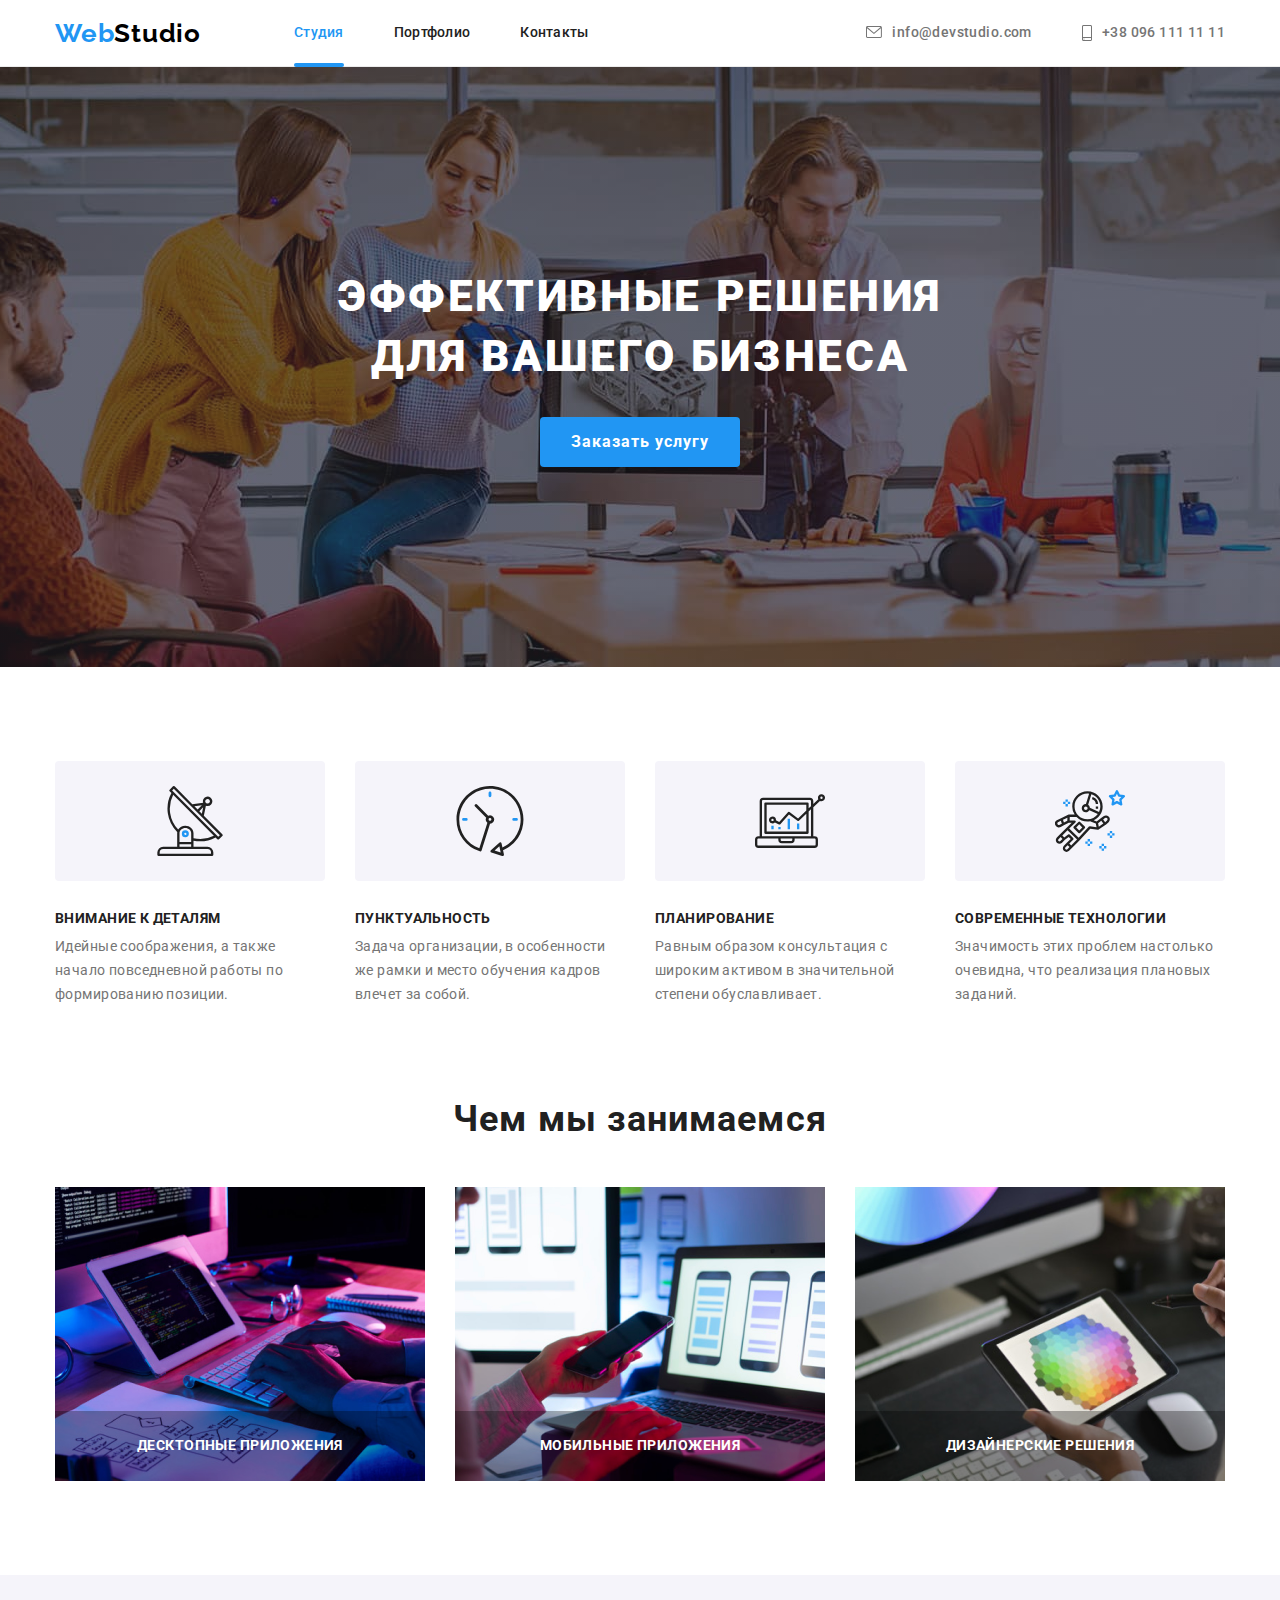
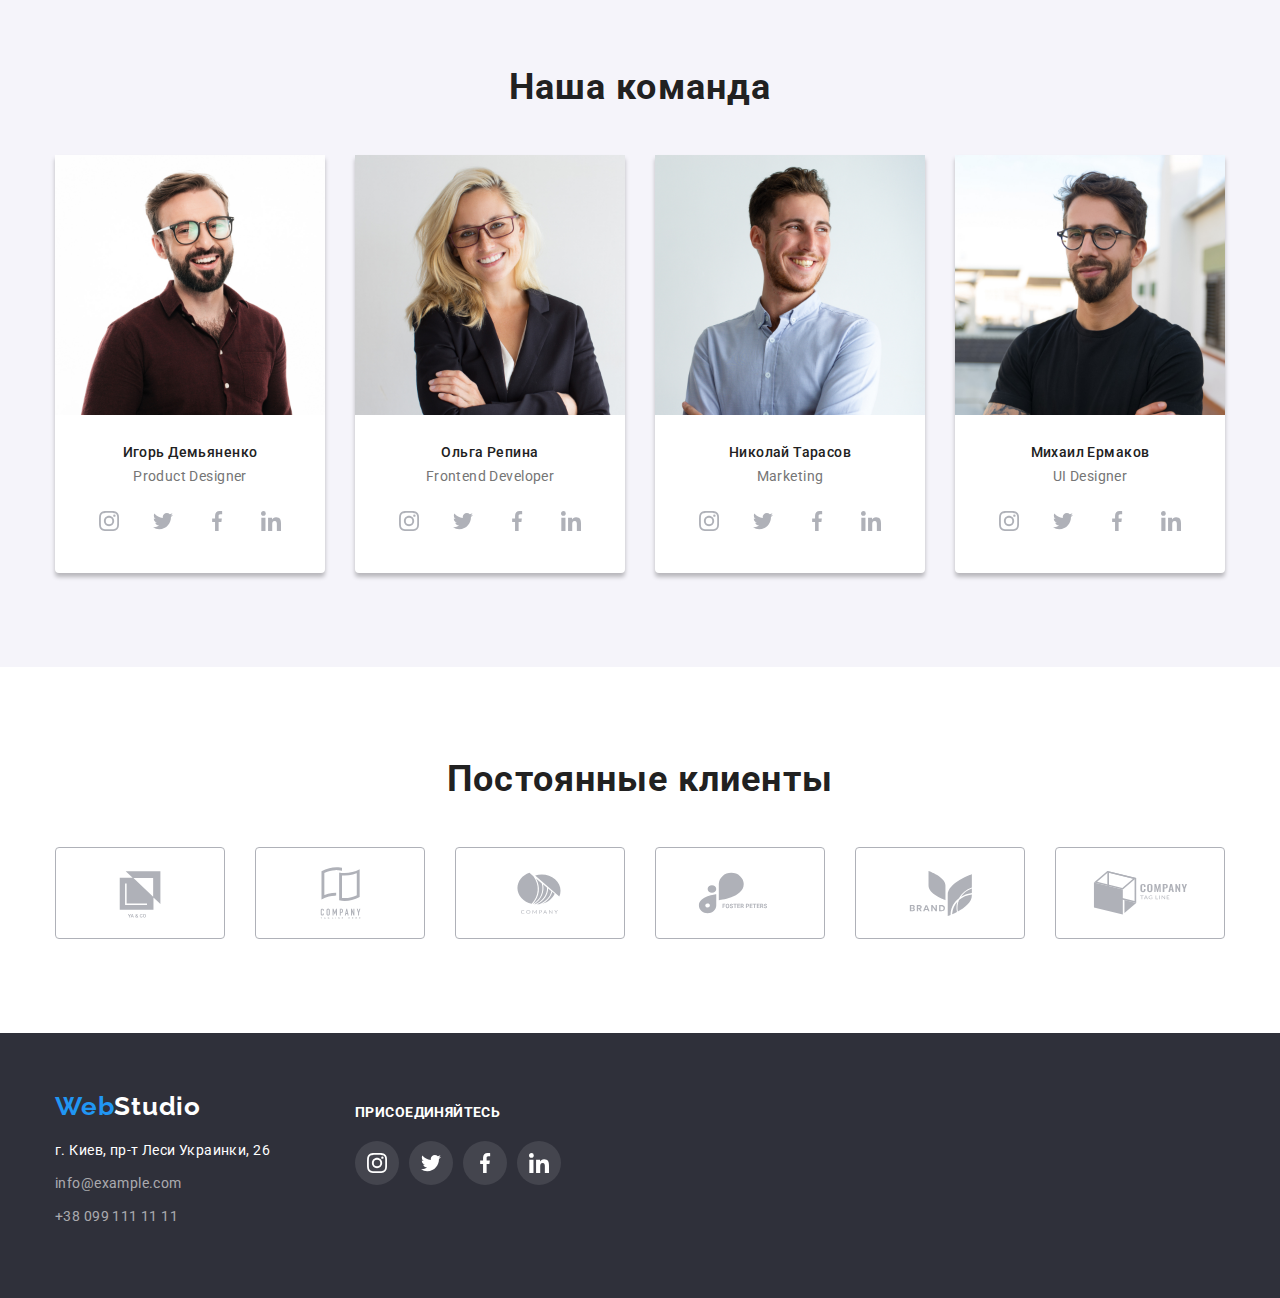
<file: index.html>
<!DOCTYPE html>
<html lang="ru">
<head>
    <meta charset="UTF-8">
    <meta http-equiv="X-UA-Compatible" content="IE=edge">
    <meta name="viewport" content="width=device-width, initial-scale=1.0">
    <title>WebStudio</title>
    <link rel="preconnect" href="https://fonts.googleapis.com">
    <link rel="preconnect" href="https://fonts.gstatic.com" crossorigin>
    <link href="https://fonts.googleapis.com/css2?family=Raleway:wght@700&family=Roboto:wght@400;500;700&display=swap" rel="stylesheet">
    <link rel="stylesheet" href="https://cdnjs.cloudflare.com/ajax/libs/modern-normalize/1.1.0/modern-normalize.min.css">
    <link rel="stylesheet" href="./css/style.css">
    
</head>
<body>
    <!--header-->
    <header class="header-content">
        <div class="container flexbox">
            <nav>
                <a class="header-logo" href="./index.html"><span>Web</span>Studio</a>
                <ul class="header-menu">
                    <li><a class="link-active link-active--marker" href="./index.html">Студия</a></li>
                    <li><a class="link " href="./portfolio.html">Портфолио</a></li>
                    <li><a class="link " href="/">Контакты</a></li>
                </ul>
            </nav>
            <ul class="header-contacts">
                <li>
                <a class="header-email-contact" href="mailto:ingo@devstudio.com">
                    <svg class="icon envelope" width="16" height="12">
                        <use href="./images/icons.svg#icon-envelope"></use>
                    </svg>info@devstudio.com</a></li>
                <li><a class="header-phone" href="tel:380961111111">
                <svg class="icon smartphone" width="10" height="16">
                    <use href="./images/icons.svg#icon-smartphone"></use>
                </svg>
                +38 096 111 11 11</a></li>
            </ul>
        </div>
        
    </header>
    <!--main-->
    <main>
        <!--banner-->
        <section class="banner">
                <h1>Эффективные решения для вашего бизнеса</h1>
                <button class="button" type="button" data-modal-open >Заказать услугу </button>
        </section>
        <!--spacial-->
        <section class="spacials container section">
            <!--Скрытая сторка-->
            <h2 class="spacial-slogan">Наши приемущества</h2>
            <ul class="flexbox">
                <li class="spacial">
                    <div class="thumb">
                        <svg class="icon" width="70" height="70">
                          <use href="./images/icons.svg#icon-antenna"></use>
                        </svg>
                      </div>
                    <h3 class="spacial-heading">Внимание к деталям</h3>
                   <p class="spacial-text"> Идейные соображения, а также начало повседневной работы по формированию позиции.</p></li>
                <li class="spacial">
                    <div class="thumb">
                        <svg class="icon" width="70" height="70">
                          <use href="./images/icons.svg#icon-clock"></use>
                        </svg>
                      </div>
                    <h3 class="spacial-heading">Пунктуальность</h3>
                   <p class="spacial-text"> Задача организации, в особенности же рамки и место обучения кадров влечет за собой.</p></li>
                <li class="spacial">
                    <div class="thumb">
                        <svg class="icon" width="70" height="70">
                          <use href="./images/icons.svg#icon-diagram"></use>
                        </svg>
                      </div>
                    <h3 class="spacial-heading">Планирование</h3>
                   <p class="spacial-text"> Равным образом консультация с широким активом в значительной степени обуславливает.</p></li>
                <li class="spacial">
                    <div class="thumb">
                        <svg class="icon" width="70" height="70">
                          <use href="./images/icons.svg#icon-astronaut"></use>
                        </svg>
                      </div>
                    <h3 class="spacial-heading">Современные технологии</h3>
                   <p class="spacial-text"> Значимость этих проблем настолько очевидна, что реализация плановых заданий.</p></li>
            </ul>
        </section>
        <!--main-things-->
        <section class="main-thing container section">    
            <h2 class="main-header">Чем мы занимаемся</h2>
            <ul class="photo">
                <li class="photo-item">
                  <div class=" thing">
                    <img class="" src="./images/image2.jpg" width="370" height="294" alt="Фотография Десктопные приложения">
                    <h3 class="main__text-title">Десктопные приложения</h3>
                  </div>
                </li>
                <li class="photo-item">
                  <div class="thing">
                    <img class="" src="./images/image3.jpg" width="370" height="294" alt="Фотография Мобильние приложения">
                      <h3 class="main__text-title">Мобильные приложения</h3>
                  </div>
                </li>
                <li class="photo-item">
                  <div class=" thing">
                      <img class="" src="./images/image4.jpg" width="370" height="294"  alt="Фотография Дизайнерские решения">
                    <h3 class="main__text-title">Дизайнерские решения</h3>
                  </div>
                </li>
            </ul>

        </section>
       <!--team-->
        <section class="main-team section">    
            <div class="container">
                <h2 class="main-header">Наша команда</h2>
                    <ul class="photo-team">
                        <li class="team-item">
                            <img class="team" src="./images/image5.jpg" width="270" height="260" alt="Фотографмя Игорь Демьяненко">
                            <div class="team-member">
                                <h3 class="team-item-header">Игорь Демьяненко</h3>
                                <p class="team-item-text" lang="en">Product Designer</p>
                                <ul class="list flexbox">
                                  <li class="network">
                                    <a class="social-network" href="" aria-label="instagram">
                                      <svg class="icon" width="20" height="20">
                                        <use href="./images/icons.svg#icon-instagram"></use>
                                      </svg>
                                    </a>
                                  </li>
                                  <li class="network">
                                    <a class="social-network" href="" aria-label="twitter">
                                      <svg class="icon" width="20" height="20">
                                        <use href="./images/icons.svg#icon-twitter"></use>
                                      </svg>
                                    </a>
                                  </li>
                                  <li class="network">
                                    <a class="social-network" href="" aria-label="facebook">
                                      <svg class="icon" width="20" height="20">
                                        <use href="./images/icons.svg#icon-facebook"></use>
                                      </svg>
                                    </a>
                                  </li>
                                  <li class="network">
                                    <a class="social-network" href="" aria-label="linkedin">
                                      <svg class="icon" width="20" height="20">
                                        <use href="./images/icons.svg#icon-linkedin"></use>
                                      </svg>
                                    </a>
                                  </li>
                                </ul>
                              </div>
                        </li>
                        <li class="team-item">
                            <img class="team" src="./images/image6.jpg" width="270" height="260" alt="Фотография Ольга Репина">
                            <div class="team-member">
                                <h3 class="team-item-header">Ольга Репина</h3>
                                <p class="team-item-text" lang="en">Frontend Developer</p>
                                <ul class="list flexbox">
                                  <li class="network">
                                    <a class="social-network" href="" aria-label="instagram">
                                      <svg class="icon" width="20" height="20">
                                        <use href="./images/icons.svg#icon-instagram"></use>
                                      </svg>
                                    </a>
                                  </li>
                                  <li class="network">
                                    <a class="social-network" href="" aria-label="twitter">
                                      <svg class="icon" width="20" height="20">
                                        <use href="./images/icons.svg#icon-twitter"></use>
                                      </svg>
                                    </a>
                                  </li>
                                  <li class="network">
                                    <a class="social-network" href="" aria-label="facebook">
                                      <svg class="icon" width="20" height="20">
                                        <use href="./images/icons.svg#icon-facebook"></use>
                                      </svg>
                                    </a>
                                  </li>
                                  <li class="network">
                                    <a class="social-network" href="" aria-label="linkedin">
                                      <svg class="icon" width="20" height="20">
                                        <use href="./images/icons.svg#icon-linkedin"></use>
                                      </svg>
                                    </a>
                                  </li>
                                </ul>
                              </div>
                        </li>
                        <li class="team-item">
                            <img class="team" src="./images/image8.jpg" width="270" height="260"  alt="Фотография Николай Тарасов">
                            <div class="team-member">
                                <h3 class="team-item-header">Николай Тарасов</h3>
                                <p class="team-item-text" lang="en">Marketing</p>
                                <ul class="list flexbox">
                                  <li class="network">
                                    <a class="social-network" href="" aria-label="instagram">
                                      <svg class="icon" width="20" height="20">
                                        <use href="./images/icons.svg#icon-instagram"></use>
                                      </svg>
                                    </a>
                                  </li>
                                  <li class="network">
                                    <a class="social-network" href="" aria-label="twitter">
                                      <svg class="icon" width="20" height="20">
                                        <use href="./images/icons.svg#icon-twitter"></use>
                                      </svg>
                                    </a>
                                  </li>
                                  <li class="network">
                                    <a class="social-network" href="" aria-label="facebook">
                                      <svg class="icon" width="20" height="20">
                                        <use href="./images/icons.svg#icon-facebook"></use>
                                      </svg>
                                    </a>
                                  </li>
                                  <li class="network">
                                    <a class="social-network" href="" aria-label="linkedin">
                                      <svg class="icon" width="20" height="20">
                                        <use href="./images/icons.svg#icon-linkedin"></use>
                                      </svg>
                                    </a>
                                  </li>
                                </ul>
                              </div>
                        </li>
                        <li class="team-item">
                            <img class="team" src="./images/image7.jpg" width="270" height="260"  alt="Фотография Михаил Ермаков">
                            <div class="team-member">
                                <h3 class="team-item-header">Михаил Ермаков</h3>
                                <p class="team-item-text" lang="en">UI Designer</p>
                                <ul class="list flexbox">
                                  <li class="network">
                                    <a class="social-network" href="" aria-label="instagram">
                                      <svg class="icon" width="20" height="20">
                                        <use href="./images/icons.svg#icon-instagram"></use>
                                      </svg>
                                    </a>
                                  </li>
                                  <li class="network">
                                    <a class="social-network" href="" aria-label="twitter">
                                      <svg class="icon" width="20" height="20">
                                        <use href="./images/icons.svg#icon-twitter"></use>
                                      </svg>
                                    </a>
                                  </li>
                                  <li class="network">
                                    <a class="social-network" href="" aria-label="facebook">
                                      <svg class="icon" width="20" height="20">
                                        <use href="./images/icons.svg#icon-facebook"></use>
                                      </svg>
                                    </a>
                                  </li>
                                  <li class="network">
                                    <a class="social-network" href="" aria-label="linkedin">
                                      <svg class="icon" width="20" height="20">
                                        <use href="./images/icons.svg#icon-linkedin"></use>
                                      </svg>
                                    </a>
                                  </li>
                                </ul>
                              </div>
                        </li>
                    </ul>
            </div>
        </section>
        <!-- Clients Section -->
        <section class="clients section">
            <div class="container">
              <h2 class="main-header">Постоянные клиенты</h2>
              <ul class="list flexbox">
                <li class="clients-item">
                  <a class="clients-link" href="">
                    <svg class="icon" width="106" height="60">
                      <use href="./images/icons.svg#icon-client1"></use>
                    </svg>
                  </a>
                </li>
                <li class="clients-item">
                  <a class="clients-link" href="">
                    <svg class="icon" width="106" height="60">
                      <use href="./images/icons.svg#icon-client2"></use>
                    </svg>
                  </a>
                </li>
                <li class="clients-item">
                  <a class="clients-link" href="">
                    <svg class="icon" width="106" height="60">
                      <use href="./images/icons.svg#icon-client3"></use>
                    </svg>
                  </a>
                </li>
                <li class="clients-item">
                  <a class="clients-link" href="">
                    <svg class="icon" width="106" height="60">
                      <use href="./images/icons.svg#icon-client4"></use>
                    </svg>
                  </a>
                </li>
                <li class="clients-item">
                  <a class="clients-link" href="">
                    <svg class="icon" width="106" height="60">
                      <use href="./images/icons.svg#icon-client5"></use>
                    </svg>
                  </a>
                </li>
                <li class="clients-item">
                  <a class="clients-link" href="">
                    <svg class="icon" width="106" height="60">
                      <use href="./images/icons.svg#icon-client6"></use>
                    </svg>
                  </a>
                </li>
              </ul>
            </div>
          </section>
        <!--footer-->
    <footer class="bottom" id="contacts">
        <div class="container footer-list">
            <div class="">
                        <a class="logo" href="/"><span>Web</span>Studio</a>
                    <address>
                        <ul class="adress">
                            <li class="adress-item">
                            <a class="adress-link" href="" >г. Киев, пр-т Леси Украинки, 26</a></li>
                            <li class="adress-item">
                                <a class="adress-link" href="mailto:info@example.com">info@example.com</a></li>
                            <li class="adress-item">
                                <a class="adress-link" href="tel:+380991111111">+38 099 111 11 11</a></li>
                        </ul>
                    </address> 
            </div>
            <div class="network-container">
                <p class="call-of-action">присоединяйтесь</p>
                <ul class="list flexbox">
                <li class="network">
                    <a class="social-network" href="" aria-label="instagram">
                    <svg class="icon" width="20" height="20">
                        <use href="./images/icons.svg#icon-instagram"></use>
                    </svg>
                    </a>
                </li>
                <li class="network">
                    <a class="social-network" href="" aria-label="twitter">
                    <svg class="icon" width="20" height="20">
                        <use href="./images/icons.svg#icon-twitter"></use>
                    </svg>
                    </a>
                </li>
                <li class="network">
                    <a class="social-network" href="" aria-label="facebook">
                    <svg class="icon" width="20" height="20">
                        <use href="./images/icons.svg#icon-facebook"></use>
                    </svg>
                    </a>
                </li>
                <li class="network">
                    <a class="social-network" href="" aria-label="linkedin">
                    <svg class="icon" width="20" height="20">
                        <use href="./images/icons.svg#icon-linkedin"></use>
                    </svg>
                    </a>
                </li>
                </ul>
            </div>
        </div>
    </footer>
    <!-- Modal window -->
    <div class="backdrop is-hidden" data-modal="">
      <div class="modal">
        <p class="modal-title">Оставьте свои данные, мы вам перезвоним</p>
        <button class="modal__button" data-modal-close="">
          <svg class="modal__icon" width="18" height="18">
            <use href="./images/icons.svg#icon-close"></use>
          </svg>
        </button>
      </div>
    </div>
    </main>
    <script src="./js/modal.js"></script>
</body>
</html>
</file>
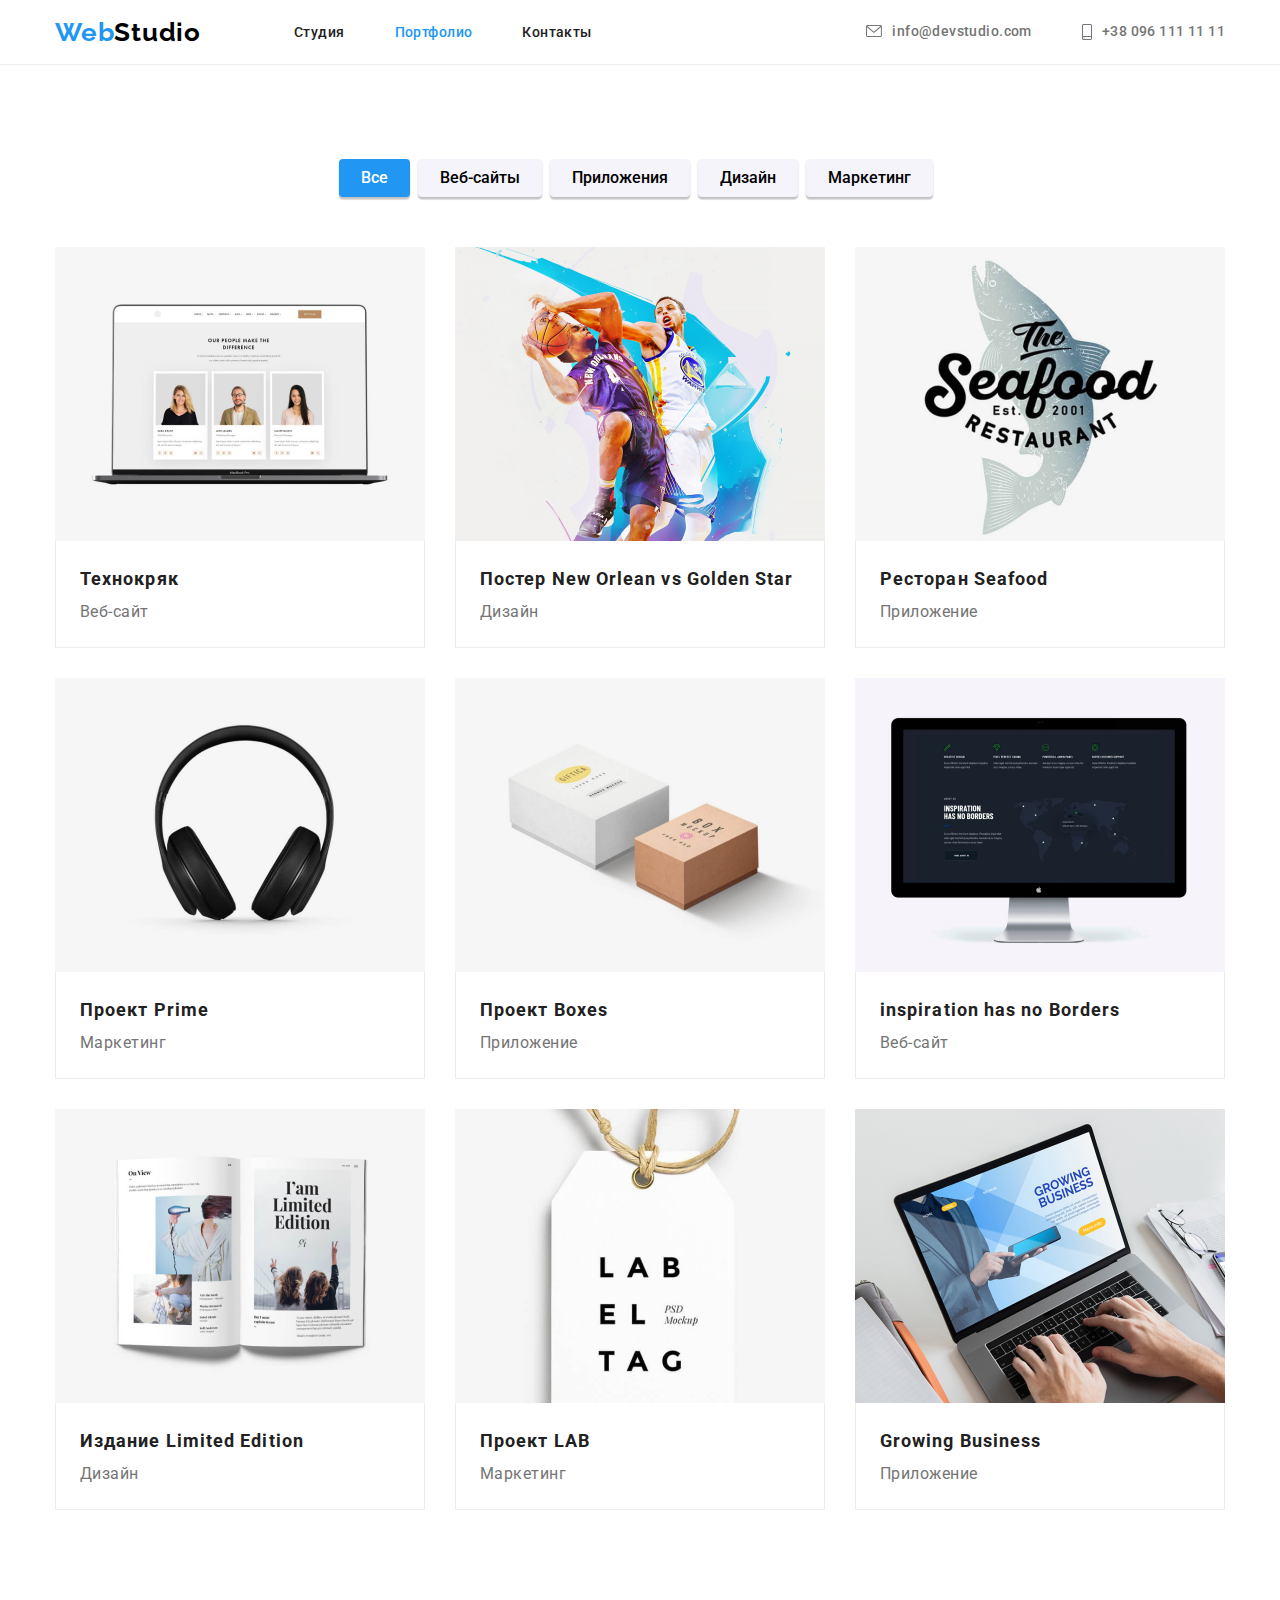
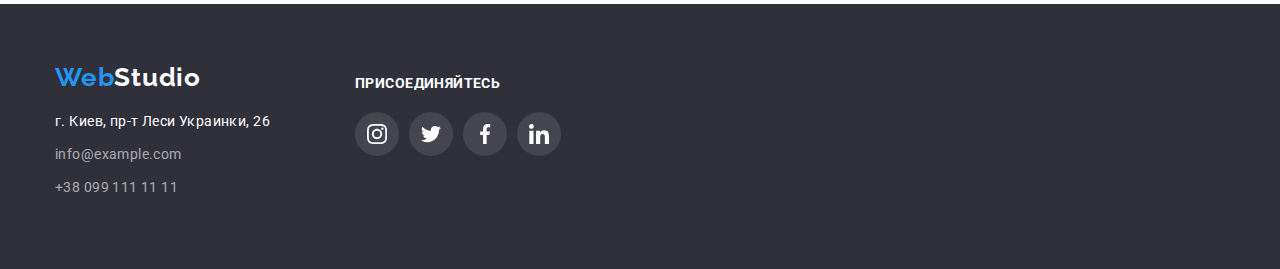
<file: portfolio.html>
<!DOCTYPE html>
<html lang="ru">
<head>
    <meta charset="UTF-8">
    <meta http-equiv="X-UA-Compatible" content="IE=edge">
    <meta name="viewport" content="width=device-width, initial-scale=1.0">
    <title>Document</title>
    <link rel="preconnect" href="https://fonts.googleapis.com">
    <link rel="preconnect" href="https://fonts.gstatic.com" crossorigin>
    <link href="https://fonts.googleapis.com/css2?family=Raleway:ital,wght@0,100;0,200;0,300;0,400;0,500;0,600;0,700;0,800;0,900;1,100;1,200;1,300;1,400;1,500;1,600;1,700;1,800;1,900&display=swap" rel="stylesheet">
    <link href="https://fonts.googleapis.com/css2?family=Roboto:ital,wght@0,100;0,300;0,400;0,500;0,700;0,900;1,100;1,300;1,400;1,500;1,700;1,900&display=swap" rel="stylesheet">
    <link rel="stylesheet" href="https://cdnjs.cloudflare.com/ajax/libs/modern-normalize/1.1.0/modern-normalize.min.css">
    <link rel="stylesheet" href="./css/style.css">
</head>
<!---->
<body>
    <header class="header-content ">
        <div class="container flexbox">
            <nav>
                <a class="header-logo" href="./index.html"><span>Web</span>Studio</a>
                <ul class="header-menu">
                    <li><a href="./index.html">Студия</a></li>
                    <li><a class="link-active" href="./portfolio.html">Портфолио</a></li>
                    <li><a href="/">Контакты</a></li>
                </ul>
            </nav>
            <ul class="header-contacts">
                <li>
                <a class="header-email-contact" href="mailto:ingo@devstudio.com">
                    <svg class="icon envelope" width="16" height="12">
                        <use href="./images/icons.svg#icon-envelope"></use>
                    </svg>info@devstudio.com</a></li>
                <li><a class="header-phone" href="tel:380961111111">
                <svg class="icon smartphone" width="10" height="16">
                    <use href="./images/icons.svg#icon-smartphone"></use>
                </svg>
                +38 096 111 11 11</a></li>
            </ul>
        </div>
    </header>
<!--main-->
    <main>
        <section class="portfolio-class section">
            <ul class="buttons">
                <li class="button-item">
                <button class="button-project btn-active" type="button">Все</button></li>
                <li class="button-item">
                <button class ="button-project" type="button">Веб-сайты</button></li>
                <li class="button-item">
                <button class="button-project"  type="button">Приложения</button></li>
                <li class="button-item">
                <button class="button-project" type="button">Дизайн</button></li>
                <li class="button-item">
                <button class="button-project" type="button">Маркетинг</button></li>
            </ul>
            <!--main-saction-->
            <div class="container">
                <!--hidden-->  
                <h2 class="spacial-slogan">Наши работы</h2>

                <ul class="portfolio-photo ">
                    <li class="portfolio-team">
                        <a class="portfolio__link" href="">
                            <div class="portfolio-photocard">
                                <img class="portfolio-item" src="./images/image9.jpg" width="370" height="294" alt="thing">
                                <p class="overlay">Ресурс предлагает комплексные предложения с разным уровнем функционала 
                                    посетителю получить исчерпывающие сведения о компании или частном лице.</p>
                            </div>
                            <div class="project-info">
                                <h3  class="team-heading">Технокряк</h3>
                                    <p class="team-text">Веб-сайт</p>
                            </div>
                        </a>
                    </li>
                    <li class="portfolio-team">
                        <a class="portfolio__link" href="">
                        <div class="portfolio-photocard">
                            <img class="portfolio-item" src="./images/image10.jpg" width="370" alt="thing">
                            <p class="overlay">Ресурс предлагает комплексные предложения с разным уровнем функционала 
                                посетителю получить исчерпывающие сведения о компании или частном лице.</p>
                        </div>
                        <div class="project-info">
                            <h3 class="team-heading">Постер New Orlean vs Golden Star</h3>
                                <p class="team-text">Дизайн</p>
                        </div>
                        </a>
                    </li>
                    <li class="portfolio-team">
                        <a class="portfolio__link" href="">
                        <div class="portfolio-photocard">
                            <img class="portfolio-item" src="./images/image11.jpg" width="370" alt="thing">
                            <p class="overlay">Ресурс предлагает комплексные предложения с разным уровнем функционала 
                                посетителю получить исчерпывающие сведения о компании или частном лице.</p>
                        </div>
                        <div class="project-info"> 
                            <h3  class="team-heading">Ресторан Seafood</h3>
                                <p class="team-text">Приложение</p>
                        </div>
                        </a>
                    </li>
                    <li class="portfolio-team">
                        <a class="portfolio__link" href="">
                            <div class="portfolio-photocard">
                                <img class="portfolio-item" src="./images/image12.jpg" width="370" height="294" alt="thing">
                                <p class="overlay">Ресурс предлагает комплексные предложения с разным уровнем функционала 
                                    посетителю получить исчерпывающие сведения о компании или частном лице.</p>
                            </div>
                            <div class="project-info">
                                <h3  class="team-heading">Проект Prime</h3>
                                    <p class="team-text">Маркетинг</p>
                            </div>
                        </a>
                    </li>
                    <li class="portfolio-team">
                        <a class="portfolio__link" href="">
                            <div class="portfolio-photocard">
                                <img class="portfolio-item" src="./images/image13.jpg" width="370" alt="thing">
                                <p class="overlay">Ресурс предлагает комплексные предложения с разным уровнем функционала 
                                    посетителю получить исчерпывающие сведения о компании или частном лице.</p>
                            </div>
                            <div class="project-info"> 
                                <h3  class="team-heading">Проект Boxes</h3>
                                <p class="team-text">Приложение</p>
                            </div>
                        </a>
                    </li>
                    <li class="portfolio-team">
                        <a class="portfolio__link" href="">
                            <div class="portfolio-photocard">
                                <img class="portfolio-item" src="./images/image14.jpg" width="370"  alt="thing">
                                <p class="overlay">Ресурс предлагает комплексные предложения с разным уровнем функционала 
                                    посетителю получить исчерпывающие сведения о компании или частном лице.</p>
                            </div>
                            <div class="project-info">
                                <h3  class="team-heading">inspiration has no Borders</h3>
                                    <p class="team-text">Веб-сайт</p>
                            </div>
                        </a>
                    </li>
                    <li class="portfolio-team">
                        <a class="portfolio__link" href="">
                                <div class="portfolio-photocard"> 
                                <img class="portfolio-item" src="./images/image15.jpg" width="370" alt="thing">
                                <p class="overlay">Ресурс предлагает комплексные предложения с разным уровнем функционала 
                                    посетителю получить исчерпывающие сведения о компании или частном лице.</p>
                            </div>
                            <div class="project-info"> 
                                <h3  class="team-heading">Издание Limited Edition</h3>
                                    <p class="team-text">Дизайн</p>
                            </div>
                        </a>
                    </li>
                    <li class="portfolio-team">
                        <a class="portfolio__link" href="">
                                <div class="portfolio-photocard"> 
                                <img class="portfolio-item" src="./images/image16.jpg" width="370" alt="thing">
                                <p class="overlay">Ресурс предлагает комплексные предложения с разным уровнем функционала 
                                    посетителю получить исчерпывающие сведения о компании или частном лице.</p>
                            </div>
                            <div class="project-info"> 
                                <h3  class="team-heading">Проект LAB</h3>
                                    <p class="team-text">Маркетинг</p>
                            </div>
                        </a>
                    </li>
                    <li class="portfolio-team">
                        <a class="portfolio__link" href="">
                                <div class="portfolio-photocard"> 
                                <img class="portfolio-item" src="./images/image17.jpg" width="370" alt="thing">
                                <p class="overlay">Ресурс предлагает комплексные предложения с разным уровнем функционала 
                                    посетителю получить исчерпывающие сведения о компании или частном лице.</p>
                            </div>
                            <div class="project-info"> 
                                <h3  class="team-heading">Growing Business</h3>
                                    <p class="team-text">Приложение</p>
                            </div>
                        </a>
                    </li>
                </ul>
            </div>
        </section>
    </main>
    <!-- footer -->
    <footer class="bottom" id="contacts">
        <div class="container footer-list">
            <div class="">
                        <a class="logo" href="/"><span>Web</span>Studio</a>
                    <address>
                        <ul class="adress">
                            <li class="adress-item">
                            <a class="adress-link" href="" >г. Киев, пр-т Леси Украинки, 26</a></li>
                            <li class="adress-item">
                                <a class="adress-link" href="mailto:info@example.com">info@example.com</a></li>
                            <li class="adress-item">
                                <a class="adress-link" href="tel:+380991111111">+38 099 111 11 11</a></li>
                        </ul>
                    </address> 
            </div>
            <div class="network-container">
                <p class="call-of-action">присоединяйтесь</p>
                <ul class="list flexbox">
                <li class="network">
                    <a class="social-network" href="" aria-label="instagram">
                    <svg class="icon" width="20" height="20">
                        <use href="./images/icons.svg#icon-instagram"></use>
                    </svg>
                    </a>
                </li>
                <li class="network">
                    <a class="social-network" href="" aria-label="twitter">
                    <svg class="icon" width="20" height="20">
                        <use href="./images/icons.svg#icon-twitter"></use>
                    </svg>
                    </a>
                </li>
                <li class="network">
                    <a class="social-network" href="" aria-label="facebook">
                    <svg class="icon" width="20" height="20">
                        <use href="./images/icons.svg#icon-facebook"></use>
                    </svg>
                    </a>
                </li>
                <li class="network">
                    <a class="social-network" href="" aria-label="linkedin">
                    <svg class="icon" width="20" height="20">
                        <use href="./images/icons.svg#icon-linkedin"></use>
                    </svg>
                    </a>
                </li>
                </ul>
            </div>
        </div>
    </footer>
    
</body>
</html>
</file>
<file: css/style.css>
:root {
    --main-color: #757575;
    --header-color: #212121;
    --accent-color: #2196f3;
    --main-bg-color: #fff;
    --bg-modal-color: rgba(0, 0, 0, 0.3);
    --medium-bg-color: #f5f4fa;
    --dark-bg-color: #2f303a;
    --team-social-color: #afb1b8;
    --main-font-family: "Roboto", sans-serif;
    --secondary-font-family: "Raleway", sans-serif;
    
}

*, ::before, ::after {
    box-sizing: border-box;
}

html, body, div, span, applet, object, iframe, h1, h2, h3, h4, h5, h6, p, blockquote, pre, a, abbr, acronym, address, big, cite, code, del, dfn, em, img, ins, kbd, q, s, samp, small, strike, strong, sub, sup, tt, var, b, u, i, center, dl, dt, dd, ol, ul, li, fieldset, form, label, legend, table, caption, tbody, tfoot, thead, tr, th, td, article, aside, canvas, details, embed, figure, figcaption, footer, header, hgroup, menu, nav, output, ruby, section, summary, time, mark, audio, video {
    margin: 0;
    padding: 0;
    border: 0;
    font-size: 100%;
    font: inherit;
    vertical-align: baseline;
}

article, aside, details, figcaption, figure, footer, header, hgroup, menu, nav, section, img {
    display: block;
}
/*body*/

body {
    color: var(--main-color);
    font-family: var(--main-font-family);
    background-color: var(--main-bg-color);
    line-height: 1;
    letter-spacing: 0.03em;
    font-size: 14px;
    font-weight: 400;
    
}

/*header*/

.header-content{
   
    border-bottom: 1px solid;
    border-color:#ECECEC;
}

.flexbox{
    display: flex;
    align-items: center;
    justify-content: space-between;
    
}

/*navigation*/

nav{
    display: flex;
    align-items: center;
}

/*logo*/
.header-logo{
    font-family: var(--secondary-font-family);
    font-size: 26px;
    font-weight: 700;
    color: #000;
    letter-spacing: 00.03em;
    text-decoration: none;
}

span{
    color: #2196F3;
}
/*header*/
.header-menu{
list-style: none;
display: flex;
margin-left: 93px;
font-weight: 500;
font-size: 14px;

}

/*header-menu*/
.header-menu li{
    margin-right: 50px;
    
}

.header-menu li:last-child, .header-contacts li:last-child {
    margin-right: 0px;
}

.header-menu a {
    color: var(--header-color);
    text-decoration: none;
    padding: 25px 0px;
    display: inline-block;
}

ol, ul {
    list-style: none;
}



.link-active--marker, .link {
    position: relative;
    padding-bottom: 25px;
    font-weight: 500;
    font-size: 14px;
    line-height: 1.14;
    letter-spacing: 0.02em;

}


li > .link-active, .link:hover, .header-menu a:focus{
    
    
    color: var(--accent-color);
   
}

.link-active.link-active--marker::after, .link:hover::after, .link:focus::after {
    transform: scale(1);
}



.link-active::after, .link::after {
    content: '';
    position: absolute;
    left: 0;
    height: 4px;
    bottom: -1px;
    right: 0;
    width: 100%;
    background-color: var(--accent-color);
    transform: scale(0);
    transition-property: transform;
    transition-duration: 250ms;
    transition-timing-function:cubic-bezier(0.4, 0, 0.2, 1);
    
    border-radius: 2px
}


/*header-contacts*/
.header-contacts {
    list-style: none;
    display: flex;
    font-weight: 500;
    font-size: 14px;

}

.header-contacts li{
    margin-right: 50px;

}


.header-menu a:hover {
    color: #2196F3;
}

.header-menu li {
    position: relative;
    height: 100%;
    width: 100%;
}


.header-email-contact, .header-phone {
    text-decoration: none;
    color: var(--main-color);
}

.header-contacts a:hover, .header-contacts a:focus {
    text-decoration: none;
    color: var(--accent-color);
}

.container .header-contacts{
    margin-left:auto;
}


/*main*/

/*banner*/

.banner {
    padding-top: 200px;    
    padding-bottom: 200px;
    min-height: 600px;
    /* max-width: 1600px;  !!! */
    
    margin-left: auto;
    margin-right: auto;

    background-image: linear-gradient(to right, rgba(47, 48, 58, 0.4), rgba(47, 48, 58, 0.4)), url(../images/image20.jpg);
    background-color: var(--dark-bg-color);
    background-position: center;
    background-repeat: no-repeat;
    background-size: cover;

    display: flex;
    flex-direction: column;
    justify-content: center;
    align-items: center;

}

/* banner-text */

.banner h1{
    color: #FFFFFF;
    font-size: 44px;
    font-weight: 900;
    line-height: 1.36;
    margin-bottom: 30px;
    width: 696px;
    text-align: center;
    text-transform: uppercase;
    letter-spacing: 0.06em;

}

/*button-banner*/

.banner button{
    height: 50px;
    width: 200px;
    color: #fff;
    background-color: var(--accent-color);
    border: 0;
    border-radius: 4px;
    font-size: 16px;
    line-height: 1.87px;
    font-weight: 700;
    letter-spacing: 0.06em;
    margin: 0px;
    box-shadow: 0px 4px 4px rgba(0, 0, 0, 0.15);
    cursor: pointer;
    transition: all 0.3s ease;
}

.banner button:hover {
    transform: scale(1.05)
}
.banner button:active {
    transform:scale(0.95)
}

/*list*/
.section {
    padding-top: 94px;
    padding-bottom: 94px;
} 

/*hidden chapter*/

.spacial-slogan {
  position: absolute;
  width: 1px;
  height: 1px;
  margin: -1px;
  border: 0;
  padding: 0;
  white-space: nowrap;
  clip-path: inset(100%);
  clip: rect(0 0 0 0);
  overflow: hidden;
}

/*list*/
.spacials ul{
    display: flex;
    justify-content: space-between;

}
    
.spacial {
    width: 270px;
    font-size: 14px;
}

.spacial:not(:last-child) {
    margin-right: 30px;
}

.thumb {
    margin-bottom: 30px;
    padding: 25px 100px;
    background-color: var(--medium-bg-color);
    border-radius: 4px;
}

.spacials{
    padding-bottom: 0px;
}

li > .spacial-heading {
    text-transform: uppercase;
    font-weight: 700;
    color: var(--header-color);
    margin-bottom: 10px;
    letter-spacing: 0.03em;
}

.spacial-text{
    line-height: 1.71;
    letter-spacing: 0.03em;
}

/*new*/
.main-thing{
    position: relative;
    display: flex;
    flex-direction: column;
    align-items: center;
}

.main__text-title {
    position: absolute;
    left: 0;
    bottom: 0;
    font-weight: 700;
    width: 100%;
    height: 70px;
    text-align: center;
    padding: 27px 0px;
    background-color: var(--bg-modal-color);
    color: var(--main-bg-color);
    text-transform: uppercase;
    
   


}


/*portfolio-nav-menu*/
 
.buttons{
     display: flex;
    justify-content: center;
    align-items: center;
    margin-bottom: 50px;
}
 
 
 
.button-project {
box-shadow: 0px 3px 1px rgba(0, 0, 0, 0.1), 
            0px 1px 2px rgba(0, 0, 0, 0.08),
            0px 2px 2px rgba(0, 0, 0, 0.12);

height: 38px;
background-color: var(--medium-bg-color);
border: 0;
border-radius: 4px;
line-height: 1.63;
font-weight: 500;
font-size: 16px;
color: #000;
margin-right: 8px;
padding: 6px 22px;
cursor: pointer;
font-family: var(--main-font-family);
transition: all 0.3s ease;
}
 
.btn-active {
     background-color: var(--accent-color);
     color: var(--main-bg-color);
}
.button-project:hover{
    background-color: var(--accent-color);
    color: var(--main-bg-color);
}

/*portfolio-img-list*/

.portfolio-photo {

    display: flex;
    flex-wrap: wrap;
    justify-content: space-around;
}
 
.portfolio-team:not(:nth-child(3n)) {
    margin-right: 30px;
}

.portfolio-team:not(:nth-last-child(-n + 3)) {
    margin-bottom: 30px;
}

.overlay{
    position: absolute;
    left: 0;
    bottom: 0;
    margin-top: 0;
    margin-bottom: 0;
    padding: 63px 24px;
    width: 100%;
    height: 100%;
    background-color: rgba(33, 150, 243, .9);
    color: var(--main-bg-color);
    font-size: 18px;
    line-height: 1.55;
    letter-spacing: .03em;
    opacity: 0;
    transform: translateY(100%);
    transition: transform 250ms cubic-bezier(0.4, 0, 0.2, 1), opacity 250ms cubic-bezier(0.4, 0, 0.2,1);

}

/* Data-modal */
.backdrop {
    position: fixed;
    top: 0;
    left: 0;
    padding: 20px;
    width: 100%;
    height: 100%;
    background: rgda(0, 0, 0, 0.2);
    transition: opacity 250ms cubic-bezier(0.4, 0, 0.2, 1);
    opacity: 1;
}

.backdrop.is-hidden{
    pointer-events: none;
    opacity: 0;
}

.modal {
    position: relative;
    top: 50%;
    left: 50%;
    transform: translate(-50%, -50%) scale(1);
    width: 528px;
    height: 581px;
    background: #ffffff;
    box-shadow: 0px 1px 3px rgb(0 0 0 / 12%), 0px 1px 1px rgb(0 0 0 / 14%), 0px 2px 1px rgb(0 0 0 / 20%);
    border-radius: 4px;
    opacity: 1;
    transition: transform 250ms cubic-bezier(0.4, 0, 0.2, 1), opacity 250ms cubic-bezier(0.4, 0, 0.2, 1);
}

.blackdrop.is-hidden .modal {
    transform: translate(-50%, -50%) scale(0.2);
    opacity: 0;
}


/* modal__botton-x */

.modal__button {
    position: absolute;
    right: 8px;
    top: 8px;
    display: flex;
    justify-content: center;
    align-items: center;
    width: 30px;
    height: 30px;
    border-radius: 50%;
    background: #ffffff;
    border: 1px solid rgba(0, 0, 0, 0.1);
    transition: backgound 250ms cubic-bezier(0.4, 0, 0.2, 1), fill 250ms cubic-bezier(0.4, 0, 0.2, 1);
}

.modal__button:hover {
    background: var(--accent-color);
    fill: var(--main-bg-color);
    cursor: pointer;
}

.modal-title {
    font-weight: 700;
    font-size: 20px;
    line-height: 1.15;
    text-align: center;
    padding: 25px;
}

/* border-lists */

.project-info {
    border-left: 1px solid #ECECEC;
    border-right: 1px solid #ECECEC;
    border-bottom: 1px solid #ECECEC;

}

.portfolio-photocard {
    overflow: hidden;
    position: relative;
}

.portfolio__link:hover .overlay, .portfolio__link:focus .overlay {
transform: translateY(0);
opacity: 1;

}

.portfolio__link:hover, .portfolio__link:focus{
box-shadow: 0px 1px 1px rgb(0 0 0 / 12%), 0px 4px 4px rgb(0 0 0 / 6%), 1px 4px 6px rgb(0 0 0 / 16%);
}

a {
    text-decoration: none;
    color: inherit;
}

.portfolio__link {
    transition: box-shadow 250ms cubic-bezier(0.4, 0, 0.2, 1);
    display: block;
}

.portfolio-team {
    transition: all 0.3s ease;
    cursor: pointer;

}
  
.portfolio-team:hover {
    transform: scale(1.05);
    background: #fff;
    box-shadow: 0px 1px 1px rgb(0 0 0 / 12%), 0px 4px 4px rgb(0 0 0 / 6%), 1px 4px 6px rgb(0 0 0 / 16%);
}


.portfolio-item{
    display: block;
}
  
.team-heading {
    letter-spacing: 0.06em;
    line-height: 2;
    font-size: 18px;
    font-weight: 700;
    color: var(--header-color);
    padding-top: 20px;
    padding-left: 24px;
    padding-right: 24px;
}
  
.team-text {
    margin: 0 24px;
    margin-bottom: 20px;
    font-size: 16px;
    line-height: 1.87;
    letter-spacing: 0.03em;
}

.team-member {
    padding: 30px 32px;
}



/*photo-index-page*/
.thing {
    transition: all 0.3s ease;
}

.thing:hover {
    transform: scale(1.05);
}
   
.main-header {
    font-size: 36px;
    font-weight: 700;
    color: var(--header-color);
    letter-spacing: 0.03em;
    margin-bottom: 50px;
    text-align: center;
}

.main-team {
    background-color: var(--medium-bg-color);
    display: flex;
    flex-direction: column;
    align-items: center;
}

.photo, 
.photo-team {
    width: 100%;
    display: flex;
    justify-content: space-between;
}


.photo-item{
    transition: all 0.3s ease;
    position: relative;
}

/*hiiden-text*/
.thing-caption{
    position: absolute;
    bottom: 0;
    height: 70px;
    width: 370px;
    text-transform: uppercase;
    background: rgba(47, 48, 58, 0.8);
    color: var(--main-bg-color);
    text-align: center;
    line-height: 70px;
    transition: all 0.3s ease;
    font-weight: 700;
    opacity: 0;
}

/*main-team*/

.container{
   width: 1200px;
   padding-left: 15px;
   padding-right: 15px;
   margin-left: auto;
   margin-right: auto;
}

.team {
    display: block;
    width: 100%;
}

.team-item {
    display: flex;
    flex-direction: column;
    align-items: center;
    box-shadow: 0px 4px 4px rgb(0 0 0 / 25%);
    border-bottom-left-radius: 4px;
    border-bottom-right-radius: 4px;
    transition: all 0.3s ease;
    background-color: var(--main-bg-color);;
}

.team-item:hover {
    transform: scale(1.05);
}

.team-item-header{
    font-weight: 500;
    font-style: 16px;
    letter-spacing: 0.03em;
    color: var(--header-color);
    margin-bottom: 10px;
    text-align: center;

}

.team-item-text {
    font-style: 16px;
    letter-spacing: 00.03em;
    line-height: inherit;
    text-align: center;
    margin-top: 0;
    margin-bottom: 16px;
}

.team-item:not(:last-child) {
    margin-right: 30px;
}

.team-social-list {
    display: flex;
    margin-top: 16px;
    justify-content: space-around;
}

.team-social-item {
    width: 44px;
    height: 44px;
    background-color: rgba(255, 255, 255, 0.1);
    text-align: center;
    margin-right: 10px;
    border-radius: 50%;
    transition: all 0.3s ease;
}

/**/

.team-social-link {
    color: var(--team-social-color);
}

/*footer*/

.bottom{
    background-color: var(--dark-bg-color);
    padding-top: 60px;
}

/*logo-footer*/

.logo, .bottom {
    display: block;
    color: var(--main-bg-color);

}

.logo {
    font-family: var(--secondary-font-family);
    font-size: 26px;
    font-weight: 700;
    letter-spacing: 0.03em;
    text-decoration: none;
    margin-bottom: 20px;
}

.logo > span {
    color: var(--accent-color);
}

/*adress-footer*/

.adress {
    padding-bottom: 60px;
}

.adress-item {
    margin-bottom: 9px;
}

.adress-item, .adress-link {
    color: var(--main-bg-color);
    font-style: 14px;
    line-height: 1.71;
    font-weight: 400;
}

.adress-item:not(:first-child)  .adress-link{
    color: rgba(255, 255, 255, 0.6);
}

.adress-item:not(:first-child)  .adress-link:hover,
.adress-item:not(:first-child)  .adress-link:focus{
color: var(--accent-color); 
}

.adress-link:hover,
.adress-link:focus {
color: var(--accent-color);
}

.adress-link {
    text-decoration: none;
}

.footer-list {
    display: flex;
    align-items: center;
}

.network-container {
    margin-left: 85px;
    padding-top: 12px;
    align-self: flex-start;
}

.call-of-action {
    margin-top: 0;
    margin-bottom: 20px;
    color: var(--main-bg-color);
    font-weight: 700;
    font-size: inherit;
    line-height: 1.14;
    text-transform: uppercase;
}

.icon{
    fill: currentColor;
    display: block;
    align-self: center;
}

.header-contacts .icon {
 margin-right: 10px;
}

.header-email-contact, .header-phone {
    display: flex;
}

.main-team .social-network {
    color: var(--team-social-color);
    background-color: rgba(255, 255, 255, 0.1);
}

.footer-list .social-network {
    color: var(--main-bg-color);
    background-color: rgba(255, 255, 255, 0.1);
}

.social-network:hover, .social-network:focus {
    background-color: var(--accent-color);
    color: var(--main-bg-color);
}

.social-network {
    display: block;
    padding: 12px;
    height: 44px;
    width: 44px;
    border-radius: 50%;
}

.network:not(:last-child) {
    margin-right: 10px;
}

.clients-link {
    display: block;
    padding: 16px 32px;
    height: 92px;
    width: 170px;
    color: var(--team-social-color);
    border: 1px solid var(--team-social-color);
    border-radius: 4px;
}

.clients-item:not(:last-child) {
    margin-right: 30px;
}

.clients-link:hover, .clients-link:focus {
    color: var(--accent-color);
    border-color: var(--accent-color);
}
</file>
